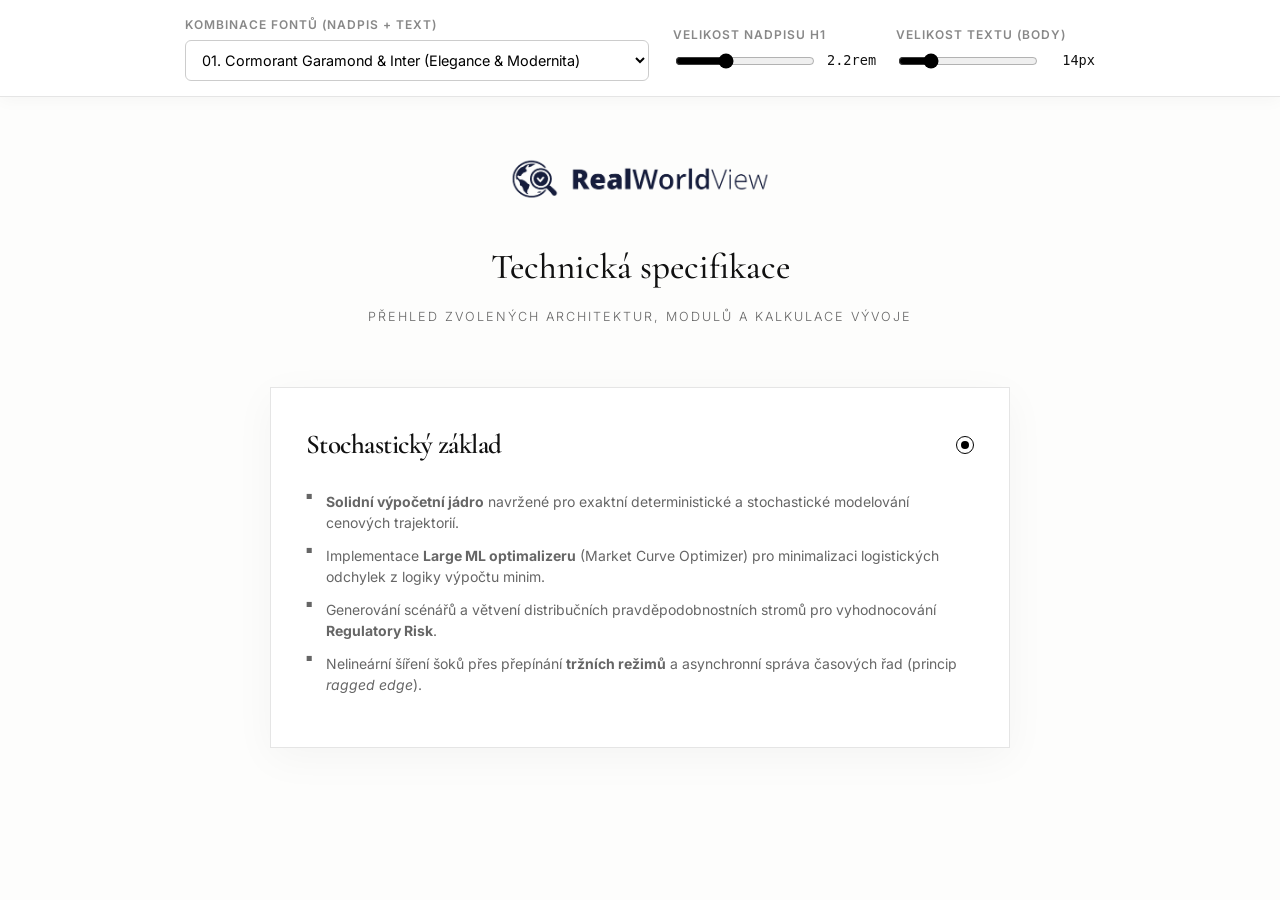
<file: fonty.html>
<!DOCTYPE html>
<html lang="cs">
<head>
  <meta charset="UTF-8">
  <meta name="viewport" content="width=device-width, initial-scale=1.0">
  <meta name="robots" content="noindex, nofollow">
  <title>RealWorldView - Typografický interaktivní test</title>
  
  <!-- Načtení široké škály prémiových Google Fontů (20 kombinací) -->
  <link rel="preconnect" href="https://fonts.googleapis.com">
  <link rel="preconnect" href="https://fonts.gstatic.com" crossorigin>
  <link href="https://fonts.googleapis.com/css2?family=Bodoni+Moda:wght@400;500;600&family=Cabinet+Grotesk:wght@400;500;700&family=Cardo:wght@400;700&family=Cinzel:wght@400;500;600&family=Cormorant+Garamond:wght@400;500;600&family=DM+Sans:wght@400;500&family=EB+Garamond:wght@400;500;600&family=Fira+Sans:wght@300;400;500&family=Inter:wght@300;400;500&family=Jost:wght@300;400;500&family=Karla:wght@300;400;500&family=Lato:wght@300;400;700&family=Libre+Baskerville:wght@400;700&family=Lora:wght@400;500;600&family=Manrope:wght@300;400;500&family=Merriweather:wght@300;400;700&family=Montserrat:wght@300;400;500&family=Nunito:wght@300;400;600&family=Open+Sans:wght@300;400;600&family=Oswald:wght@400;500&family=Outfit:wght@300;400;500;600&family=Playfair+Display:wght@400;500;600&family=Poppins:wght@300;400;500&family=PT+Serif:wght@400;700&family=Quicksand:wght@300;400;500&family=Raleway:wght@300;400;500;600&family=Roboto+Slab:wght@300;400;500&family=Roboto:wght@300;400;500&family=Source+Sans+Pro:wght@300;400;600&family=Space+Grotesk:wght@300;400;500&family=Spectral:wght@300;400;500&family=Syne:wght@400;500;600&family=Work+Sans:wght@300;400;500&display=swap" rel="stylesheet">
  
  <style>
    :root {
      --bg-color: #fdfdfc;
      --text-main: #111111;
      --text-muted: #666666;
      --line-color: #e5e5e5;
      --accent: #000000;
      
      /* Výchozí fonty a velikosti, které bude měnit JS */
      --font-heading: 'Cormorant Garamond', serif;
      --font-body: 'Inter', sans-serif;
      --size-h1: 2.2rem;
      --size-h3: 1.7rem;
      --size-body: 14px;
    }

    body {
      margin: 0; padding: 0;
      background-color: var(--bg-color);
      color: var(--text-main);
      font-family: var(--font-body);
      font-size: var(--size-body);
      line-height: 1.6;
      font-weight: 300;
      -webkit-font-smoothing: antialiased;
    }

    /* =========================================
       CONTROL PANEL (Fixní horní panel)
       ========================================= */
    .control-panel {
      position: sticky; top: 0; z-index: 1000;
      background: rgba(255, 255, 255, 0.95);
      backdrop-filter: blur(8px); -webkit-backdrop-filter: blur(8px);
      border-bottom: 1px solid var(--line-color);
      padding: 15px 24px; display: flex; flex-wrap: wrap; gap: 24px;
      align-items: center; justify-content: center;
      box-shadow: 0 4px 15px rgba(0,0,0,0.03);
      font-family: 'Inter', sans-serif; /* Pevný font pro UI panelu */
    }

    .ctrl-group { display: flex; flex-direction: column; gap: 6px; }
    .ctrl-group label { font-size: 0.75rem; text-transform: uppercase; letter-spacing: 1px; color: #888; font-weight: 600; }
    
    .ctrl-group select {
      padding: 10px 12px; border: 1px solid #ccc; border-radius: 6px;
      background: #fff; font-size: 0.9rem; outline: none; cursor: pointer;
      font-family: 'Inter', sans-serif; min-width: 300px;
    }
    
    .slider-wrap { display: flex; align-items: center; gap: 10px; }
    .slider-wrap input[type=range] { width: 140px; cursor: pointer; accent-color: var(--accent); }
    .slider-wrap span { font-size: 0.85rem; font-family: monospace; width: 45px; text-align: right; }

    /* =========================================
       NÁHLED DESIGNU (Spodní část)
       ========================================= */
    .page-container {
      max-width: 740px; margin: 0 auto; padding: 60px 24px 100px;
    }

    /* Aplikace proměnných z JS */
    header h1 { font-family: var(--font-heading); font-size: var(--size-h1); }
    .model-card h3 { font-family: var(--font-heading); font-size: var(--size-h3); }
    .page-container, .page-container p, .page-container li, .subtitle { font-family: var(--font-body); }

    header { text-align: center; margin-bottom: 60px; }
    .main-logo { max-height: 45px; margin-bottom: 30px; }
    header h1 { font-weight: 500; margin: 0 0 12px; }
    .subtitle { color: var(--text-muted); font-size: 0.9em; margin: 0; text-transform: uppercase; letter-spacing: 2px; }

    .model-card {
      border: 1px solid var(--line-color); padding: 35px 35px 40px;
      background: #fff; position: relative;
      box-shadow: 0 10px 40px rgba(0,0,0,0.04);
    }
    .model-header { display: flex; justify-content: space-between; align-items: center; margin-bottom: 24px; }
    .model-card h3 { margin: 0; font-weight: 600; letter-spacing: -0.02em; }
    
    .radio-circle {
      width: 16px; height: 16px; border: 1px solid var(--accent); border-radius: 50%;
      display: flex; align-items: center; justify-content: center;
    }
    .radio-circle::after { content: ''; width: 8px; height: 8px; background: var(--accent); border-radius: 50%; }

    ul.tech-checklist { list-style: none; padding: 0; margin: 0; color: var(--text-muted); }
    ul.tech-checklist li { position: relative; padding-left: 20px; margin-bottom: 12px; line-height: 1.5; font-weight: 400;}
    ul.tech-checklist li::before { content: '■'; position: absolute; left: 0; top: 1px; font-size: 0.5em; color: var(--accent); opacity: 0.6; }
    
    /* Mobilní optimalizace pro panel */
    @media (max-width: 768px) {
      .control-panel { 
        flex-direction: column; align-items: stretch; padding: 15px; 
        max-height: 40vh; overflow-y: auto; gap: 16px;
      }
      .ctrl-group select { min-width: 100%; width: 100%; font-size: 16px; /* Zabraňuje zoomu na iOS */ padding: 12px; }
      .slider-wrap input[type=range] { width: 100%; flex-grow: 1; height: 30px; }
      .slider-wrap span { min-width: 50px; }
      .page-container { padding-top: 30px; }
    }
  </style>
</head>
<body>

  <!-- Interaktivní ovládací panel -->
  <div class="control-panel">
    
    <div class="ctrl-group">
      <label>Kombinace Fontů (Nadpis + Text)</label>
      <select id="fontSelector" onchange="updateStyles()">
        <!-- Původních 10 variant -->
        <option value="'Cormorant Garamond', serif|'Inter', sans-serif">01. Cormorant Garamond & Inter (Elegance & Modernita)</option>
        <option value="'Outfit', sans-serif|'Nunito', sans-serif">02. Outfit & Nunito (Moderní, zakulacené, čisté)</option>
        <option value="'Playfair Display', serif|'Lora', serif">03. Playfair Display & Lora (Klasická knižní luxusní)</option>
        <option value="'Montserrat', sans-serif|'Open Sans', sans-serif">04. Montserrat & Open Sans (Komerční standard, širší)</option>
        <option value="'Libre Baskerville', serif|'Fira Sans', sans-serif">05. Libre Baskerville & Fira Sans (Vysoký kontrast)</option>
        <option value="'Raleway', sans-serif|'Roboto', sans-serif">06. Raleway & Roboto (Architektonický styl)</option>
        <option value="'Poppins', sans-serif|'Inter', sans-serif">07. Poppins & Inter (Přívětivý startup styl)</option>
        <option value="'Merriweather', serif|'Lato', sans-serif">08. Merriweather & Lato (Akademický / Exaktní)</option>
        <option value="'EB Garamond', serif|'Nunito', sans-serif">09. EB Garamond & Nunito (Tradiční s měkkým detailem)</option>
        <option value="'Roboto Slab', serif|'Open Sans', sans-serif">10. Roboto Slab & Open Sans (Technický / Inženýrský)</option>
        
        <!-- Nových 10 variant -->
        <option value="'Cinzel', serif|'Lato', sans-serif">11. Cinzel & Lato (Velmi formální a klasický)</option>
        <option value="'Oswald', sans-serif|'Source Sans Pro', sans-serif">12. Oswald & Source Sans Pro (Kondenzovaný, žurnalistický)</option>
        <option value="'Syne', sans-serif|'DM Sans', sans-serif">13. Syne & DM Sans (Ultra-moderní avantgarda)</option>
        <option value="'Space Grotesk', sans-serif|'Work Sans', sans-serif">14. Space Grotesk & Work Sans (Technologický / Kvantitativní)</option>
        <option value="'Bodoni Moda', serif|'Jost', sans-serif">15. Bodoni Moda & Jost (Italská elegance, silný kontrast)</option>
        <option value="'PT Serif', serif|'Karla', sans-serif">16. PT Serif & Karla (Minimalistická typografie)</option>
        <option value="'Spectral', serif|'Manrope', sans-serif">17. Spectral & Manrope (Moderní redakční design)</option>
        <option value="'Quicksand', sans-serif|'Nunito', sans-serif">18. Quicksand & Nunito (Přátelský, velmi zaoblený)</option>
        <option value="'Cardo', serif|'Roboto', sans-serif">19. Cardo & Roboto (Historický luxus s funkčním textem)</option>
        <option value="'Cabinet Grotesk', sans-serif|'Inter', sans-serif">20. Cabinet Grotesk & Inter (Výrazný, ostrý design)</option>
      </select>
    </div>

    <div class="ctrl-group">
      <label>Velikost Nadpisu H1</label>
      <div class="slider-wrap">
        <input type="range" id="sizeH1" min="1.5" max="3.5" step="0.1" value="2.2" oninput="updateStyles()">
        <span id="valH1">2.2rem</span>
      </div>
    </div>

    <div class="ctrl-group">
      <label>Velikost Textu (Body)</label>
      <div class="slider-wrap">
        <input type="range" id="sizeBody" min="12" max="22" step="1" value="14" oninput="updateStyles()">
        <span id="valBody">14px</span>
      </div>
    </div>

  </div>

  <!-- Náhledový blok designu -->
  <div class="page-container">
    
    <header>
      <img src="/logo.png" alt="RWV Logo" class="main-logo" onerror="this.style.display='none'">
      <h1>Technická specifikace</h1>
      <p class="subtitle">Přehled zvolených architektur, modulů a kalkulace vývoje</p>
    </header>

    <div class="model-card">
      <div class="model-header">
        <h3>Stochastický základ</h3>
        <div class="radio-circle"></div>
      </div>
      <ul class="tech-checklist">
        <li><strong>Solidní výpočetní jádro</strong> navržené pro exaktní deterministické a stochastické modelování cenových trajektorií.</li>
        <li>Implementace <strong>Large ML optimalizeru</strong> (Market Curve Optimizer) pro minimalizaci logistických odchylek z logiky výpočtu minim.</li>
        <li>Generování scénářů a větvení distribučních pravděpodobnostních stromů pro vyhodnocování <strong>Regulatory Risk</strong>.</li>
        <li>Nelineární šíření šoků přes přepínání <strong>tržních režimů</strong> a asynchronní správa časových řad (princip <em>ragged edge</em>).</li>
      </ul>
    </div>

  </div>

  <script>
    function updateStyles() {
      const root = document.documentElement;
      
      // Fonty
      const fontSelection = document.getElementById('fontSelector').value;
      const [headingFont, bodyFont] = fontSelection.split('|');
      root.style.setProperty('--font-heading', headingFont);
      root.style.setProperty('--font-body', bodyFont);
      
      // H1 Velikost
      const h1Size = document.getElementById('sizeH1').value;
      root.style.setProperty('--size-h1', h1Size + 'rem');
      document.getElementById('valH1').textContent = h1Size + 'rem';
      
      // H3 Velikost (dopočítává se automaticky z H1, aby zachovala poměr)
      const h3Size = (parseFloat(h1Size) * 0.77).toFixed(1);
      root.style.setProperty('--size-h3', h3Size + 'rem');

      // Body Velikost
      const bodySize = document.getElementById('sizeBody').value;
      root.style.setProperty('--size-body', bodySize + 'px');
      document.getElementById('valBody').textContent = bodySize + 'px';
    }

    // Inicializace při prvním načtení
    updateStyles();
  </script>

</body>
</html>
</file>
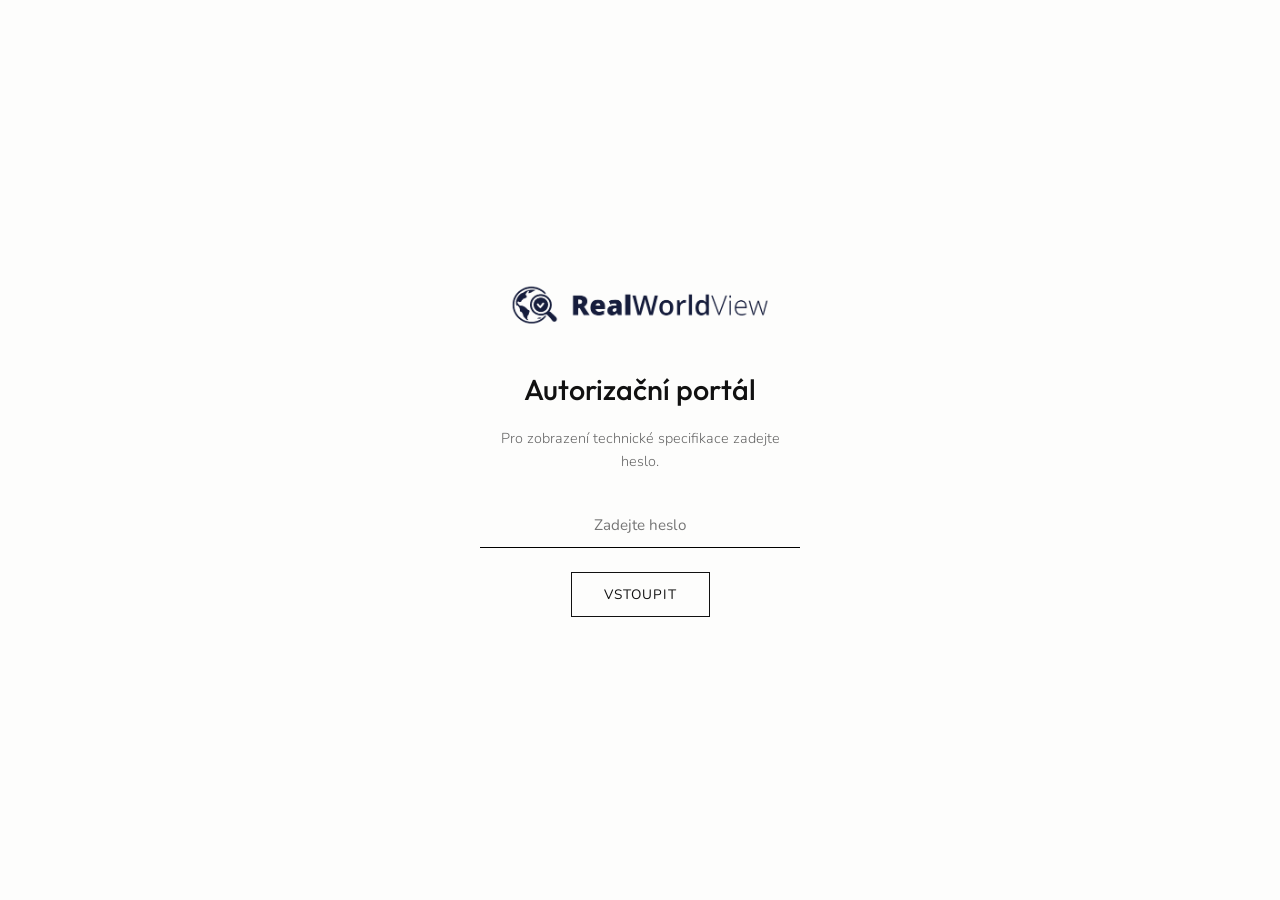
<file: personalni.html>
<!DOCTYPE html>
<html lang="cs">
<head>
  <meta charset="UTF-8">
  <meta name="viewport" content="width=device-width, initial-scale=1.0">
  <meta name="robots" content="noindex, nofollow">
  <title>RealWorldView - Architektura & Nacenění</title>
  
  <!-- Elegantní fonty -->
  <link rel="preconnect" href="https://fonts.googleapis.com">
  <link rel="preconnect" href="https://fonts.gstatic.com" crossorigin>
  <link href="https://fonts.googleapis.com/css2?family=Nunito:wght@300;400;500;600;700&family=Outfit:wght@300;400;500;600;700&display=swap" rel="stylesheet">
  
  <style>
    :root {
      --bg-color: #fdfdfc;
      --text-main: #111111;
      --text-muted: #666666;
      --line-color: #e5e5e5;
      --accent: #000000;
      
      --font-heading: 'Outfit', sans-serif;
      --font-body: 'Nunito', sans-serif;
    }

    body {
      margin: 0; padding: 0;
      font-family: var(--font-body);
      background-color: var(--bg-color);
      color: var(--text-main);
      font-size: 17px;
      line-height: 1.6;
      font-weight: 300;
      -webkit-font-smoothing: antialiased;
    }

    /* Přihlašovací obrazovka */
    #loginOverlay {
      position: fixed; inset: 0; background: var(--bg-color);
      display: flex; align-items: center; justify-content: center;
      z-index: 9999; transition: opacity 0.5s ease;
    }
    .login-box {
      width: 100%; max-width: 320px; text-align: center; padding: 40px;
    }
    .login-box img { max-height: 45px; margin-bottom: 30px; }
    .login-box h2 { font-family: var(--font-heading); font-size: 1.8rem; margin: 0 0 10px; font-weight: 500; }
    .login-box p { color: var(--text-muted); margin-bottom: 30px; font-size: 0.9rem; }
    .login-box input {
      width: 100%; box-sizing: border-box; padding: 12px 0; margin-bottom: 24px;
      background: transparent; border: none; border-bottom: 1px solid var(--line-color);
      color: var(--text-main); font-size: 0.95rem; outline: none; transition: 0.3s;
      font-family: var(--font-body); text-align: center;
    }
    .login-box input:focus { border-bottom-color: var(--accent); }
    .login-box button {
      background: transparent; color: var(--text-main); border: 1px solid var(--text-main);
      padding: 12px 32px; font-size: 0.85rem; text-transform: uppercase; letter-spacing: 1px;
      cursor: pointer; transition: 0.3s; font-family: var(--font-body);
    }
    .login-box button:hover { background: var(--text-main); color: #fff; }

    /* Hlavní kontejner */
    .container {
      max-width: 740px; margin: 0 auto; padding: 60px 24px 100px;
      display: none; animation: fadeIn 0.8s ease forwards;
    }
    @keyframes fadeIn { from { opacity: 0; transform: translateY(15px); } to { opacity: 1; transform: translateY(0); } }

    header { text-align: center; margin-bottom: 60px; }
    .main-logo { max-height: 45px; margin-bottom: 30px; }
    h1 { font-family: var(--font-heading); font-size: 1.9rem; font-weight: 400; margin: 0 0 12px; }
    .subtitle { color: var(--text-muted); font-size: 0.85rem; margin: 0; text-transform: uppercase; letter-spacing: 2px; }

    /* Výběr modelů (Checklisty) */
    .models-grid { display: flex; flex-direction: column; gap: 24px; margin-bottom: 60px; }
    
    .model-card {
      border: 1px solid var(--line-color); padding: 35px 35px 40px;
      cursor: pointer; transition: all 0.4s ease; position: relative;
      background: #fff;
    }
    .model-card:hover { border-color: #cccccc; box-shadow: 0 10px 30px rgba(0,0,0,0.02); }
    .model-card.active { border-color: var(--accent); box-shadow: 0 10px 40px rgba(0,0,0,0.04); }
    
    .model-header { display: flex; justify-content: space-between; align-items: center; margin-bottom: 24px; }
    .model-card h3 { font-family: var(--font-heading); font-size: 1.7rem; margin: 0; font-weight: 600; letter-spacing: -0.02em; }
    
    .radio-circle {
      width: 16px; height: 16px; border: 1px solid var(--line-color); border-radius: 50%;
      display: flex; align-items: center; justify-content: center; transition: 0.3s;
    }
    .model-card.active .radio-circle { border-color: var(--accent); }
    .model-card.active .radio-circle::after { content: ''; width: 8px; height: 8px; background: var(--accent); border-radius: 50%; }

    /* Technický checklist */
    ul.tech-checklist {
      list-style: none; padding: 0; margin: 0; color: var(--text-muted); font-size: 0.9rem;
    }
    ul.tech-checklist li {
      position: relative; padding-left: 20px; margin-bottom: 12px; line-height: 1.5;
    }
    ul.tech-checklist li::before {
      content: '■'; position: absolute; left: 0; top: 1px; font-size: 0.5rem; color: var(--accent); opacity: 0.6;
    }

    /* Menu položky (Rozbalovací) */
    .menu-section-title {
      font-family: var(--font-heading); font-size: 1.5rem; font-weight: 600;
      margin-bottom: 10px; border-bottom: 1px solid var(--accent); padding-bottom: 15px;
    }
    
    .menu-item { border-bottom: 1px solid var(--line-color); cursor: pointer; padding: 18px 0; transition: 0.2s; }
    .menu-header { display: flex; justify-content: space-between; align-items: center; }
    
    .menu-name { font-weight: 500; font-size: 0.85rem; display: flex; align-items: center; gap: 8px; text-transform: uppercase; letter-spacing: 1.5px; }
    .menu-price { font-family: var(--font-body); font-size: 0.95rem; color: var(--text-muted); }
    
    .arrow { font-size: 0.6rem; transition: transform 0.3s; opacity: 0.4; margin-left: 5px; }
    .menu-item:hover .arrow { opacity: 0.8; }
    .menu-item.open .arrow { transform: rotate(180deg); opacity: 1; }
    
    .menu-desc {
      max-height: 0; overflow: hidden; transition: max-height 0.4s ease, margin-top 0.4s ease;
      color: var(--text-muted); font-size: 0.9rem; padding-right: 40px; line-height: 1.6;
    }
    .menu-item.open .menu-desc { max-height: 250px; margin-top: 12px; }
    .menu-item.open .menu-price { color: var(--accent); font-weight: 600; }

    /* Checkboxy (Doplňky) */
    .checkbox-item { padding: 24px 0; border-bottom: 1px solid var(--line-color); }
    .checkbox-label {
      display: flex; justify-content: space-between; align-items: center;
      cursor: pointer; width: 100%;
    }
    .checkbox-left { display: flex; align-items: center; gap: 14px; font-weight: 500; font-size: 0.85rem; text-transform: uppercase; letter-spacing: 1.5px; }
    
    .checkbox-left input { display: none; }
    .custom-check { width: 14px; height: 14px; border: 1px solid var(--text-muted); position: relative; transition: 0.2s; border-radius: 2px; flex-shrink: 0; }
    .checkbox-left input:checked + .custom-check { border-color: var(--accent); background: var(--accent); }
    .checkbox-left input:checked + .custom-check::after {
      content: ''; position: absolute; left: 4px; top: 1px; width: 3px; height: 7px;
      border: solid white; border-width: 0 1px 1px 0; transform: rotate(45deg);
    }

    /* Slidery */
    .sliders-section { margin-top: 60px; padding: 45px 40px; background: #fff; border: 1px solid var(--line-color); }
    .slider-group { margin-bottom: 40px; }
    .slider-labels { display: flex; justify-content: space-between; font-size: 0.75rem; text-transform: uppercase; letter-spacing: 2px; margin-bottom: 16px; color: var(--text-muted); font-weight: 500; }
    
    input[type=range] { -webkit-appearance: none; width: 100%; background: transparent; cursor: pointer; }
    input[type=range]::-webkit-slider-runnable-track { width: 100%; height: 1px; background: var(--text-muted); opacity: 0.3; }
    input[type=range]::-webkit-slider-thumb {
      -webkit-appearance: none; height: 14px; width: 14px; border-radius: 50%;
      background: var(--accent); margin-top: -6px; transition: transform 0.2s;
    }
    input[type=range]:active::-webkit-slider-thumb { transform: scale(1.5); }

    /* Výstupní grid a Tlačítka pro čas */
    .output-grid {
      display: flex; justify-content: space-between; align-items: flex-end;
      margin-top: 50px; padding-top: 40px; border-top: 1px solid var(--line-color);
    }
    .output-label { font-size: 0.8rem; color: var(--text-muted); text-transform: uppercase; letter-spacing: 2px; margin-bottom: 12px; font-weight: 400; }
    .output-value { font-family: var(--font-heading); font-size: 2.8rem; font-weight:300; line-height: 1; color: var(--accent); }
    
    .time-adjuster { display: flex; align-items: center; gap: 20px; }
    .btn-time {
      width: 34px; height: 34px; border-radius: 50%; border: 1px solid var(--line-color);
      background: transparent; color: var(--text-main); font-size: 1.2rem; font-weight: 300;
      display: flex; align-items: center; justify-content: center; cursor: pointer;
      transition: all 0.2s; padding: 0; line-height: 0;
    }
    .btn-time:hover { border-color: var(--accent); background: #fafafa; }
    .btn-time:active { transform: scale(0.95); }

    .output-box:last-child { text-align: right; }

    @media (max-width: 600px) {
      .container { padding: 40px 20px 80px; }
      .sliders-section { padding: 35px 20px; }
      .output-grid { flex-direction: column; align-items: center; gap: 40px; text-align: center; }
      .output-box:last-child { text-align: center; }
      .time-adjuster { justify-content: center; }
    }
  </style>
</head>
<body>

  <!-- Overlay pro heslo -->
  <div id="loginOverlay">
    <div class="login-box">
      <img src="/logo.png" alt="RWV Logo">
      <h2>Autorizační portál</h2>
      <p>Pro zobrazení technické specifikace zadejte heslo.</p>
      <input type="password" id="authPass" placeholder="Zadejte heslo" autofocus>
      <button onclick="checkPassword()">Vstoupit</button>
      <p id="errText" style="color: #d93025; font-size: 0.8rem; margin-top: 16px; display: none;">Neplatné oprávnění.</p>
    </div>
  </div>

  <!-- Obsah menu -->
  <div class="container" id="mainContainer">
    
    <header>
      <img src="/logo.png" alt="RWV Logo" class="main-logo">
      <h1>Technická specifikace</h1>
      <p class="subtitle">Přehled zvolených architektur, modulů a kalkulace vývoje</p>
    </header>

    <!-- Modely (Checklisty) -->
    <div class="models-grid">
      
      <div class="model-card active" id="card-basic" onclick="selectModel('basic')">
        <div class="model-header">
          <h3>Stochastický základ</h3>
          <div class="radio-circle"></div>
        </div>
        <ul class="tech-checklist">
          <li><strong>Solidní výpočetní jádro</strong> navržené pro rychlé a spolehlivé modelování cenových trajektorií přímým matematickým průchodem dodaných rovnic.</li>
          <li>Implementace <strong>Large ML optimalizeru</strong> (Market Curve Optimizer) pro minimalizaci logistických odchylek z logiky výpočtu minim.</li>
          <li>Generování scénářů a větvení distribučních pravděpodobnostních stromů pro vyhodnocování <strong>Regulatory Risk</strong>.</li>
          <li>Nelineární šíření šoků přes přepínání <strong>tržních režimů</strong> a asynchronní správa časových řad (princip <em>ragged edge</em>).</li>
        </ul>
      </div>

      <div class="model-card" id="card-complex" onclick="selectModel('complex')">
        <div class="model-header">
          <h3>Reflexivní simulační ekosystém</h3>
          <div class="radio-circle"></div>
        </div>
        <ul class="tech-checklist">
          <li><strong>Autonomní softwarový engine</strong> transformující rovnice do plně uzavřených výpočetních cyklů s dynamickou zpětnou vazbou.</li>
          <li>Vývoj logiky pro <em>Demand Destruction</em> s využitím <strong>rekurzivních while smyček</strong>: kontinuální iterace spotřeby, substitutů a deficitu do dosažení absolutní matematické rovnováhy.</li>
          <li>Dynamické přepočítávání fyzické bilance a indexu deficitu v každém kroku výpočetního cyklu.</li>
          <li>Ochranné softwarové brzdy navržené specificky k prevenci vzniku nekonečných vzájemně se posilujících spirál.</li>
        </ul>
      </div>

    </div>

    <!-- Funkce a moduly (Akordeon) -->
    <div class="menu-section-title">Infrastruktura a Moduly</div>
    
    <div class="menu-item" onclick="toggleAcc(this)">
      <div class="menu-header">
        <span class="menu-name">Matematické jádro <span class="arrow">▼</span></span>
        <span class="menu-price" id="mathPriceDisplay">105 tis. Kč</span>
      </div>
      <div class="menu-desc">Základní cena pokrývající zvolenou architekturu. U základní varianty je aplikována srážka (původní základ 155 000 Kč) za nevyužití těžkého korporátního zabezpečení (-10 000 Kč) a za dodání čistých matematických rovnic (-40 000 Kč).</div>
    </div>

    <div class="menu-item" onclick="toggleAcc(this)">
      <div class="menu-header">
        <span class="menu-name">UI / UX Systém <span class="arrow">▼</span></span>
        <span class="menu-price">15 tis. Kč</span>
      </div>
      <div class="menu-desc">Design a kompletní front-end vývoj platformy, transformující složité algoritmické výpočty do přehledných vizualizací a interaktivních prvků.</div>
    </div>

    <div class="menu-item" onclick="toggleAcc(this)">
      <div class="menu-header">
        <span class="menu-name">AWS Lambda Clustery <span class="arrow">▼</span></span>
        <span class="menu-price">15 tis. Kč</span>
      </div>
      <div class="menu-desc">Infrastrukturní implementace a napojení na externí GPU clustery pro zajištění okamžitého výkonu asynchronních výpočetních simulací.</div>
    </div>

    <div class="menu-item" onclick="toggleAcc(this)">
      <div class="menu-header">
        <span class="menu-name">Logování aktivit & Botů <span class="arrow">▼</span></span>
        <span class="menu-price">7 tis. Kč</span>
      </div>
      <div class="menu-desc">Bezpečné logování tržních vstupů, uskutečněných transakcí a analýza behaviorálních vzorců automatizovaných obchodních systémů.</div>
    </div>

    <div class="menu-item" onclick="toggleAcc(this)">
      <div class="menu-header">
        <span class="menu-name">Faktorová atribuce <span class="arrow">▼</span></span>
        <span class="menu-price">3 tis. Kč</span>
      </div>
      <div class="menu-desc">Algoritmický rozpad výstupní ceny definující přesnou vahou, jakým podílem se na celkové predikci podílí konkrétní makroekonomické a tržní faktory.</div>
    </div>

    <div class="menu-item" onclick="toggleAcc(this)">
      <div class="menu-header">
        <span class="menu-name">Pravděpodobnostní křivky <span class="arrow">▼</span></span>
        <span class="menu-price">4 tis. Kč</span>
      </div>
      <div class="menu-desc">Matematické zpracování a projekce vějíře možných budoucích hraničních scénářů odvozených z aktuálně měřené tržní volatility.</div>
    </div>

    <div class="menu-item" onclick="toggleAcc(this)">
      <div class="menu-header">
        <span class="menu-name">Index Momentum <span class="arrow">▼</span></span>
        <span class="menu-price">5 tis. Kč</span>
      </div>
      <div class="menu-desc">Kontinuální sledování dynamiky tržního sentimentu a kvantitativní vyhodnocování síly nastoupeného fundamentálního trendu.</div>
    </div>

    <div class="menu-item" onclick="toggleAcc(this)">
      <div class="menu-header">
        <span class="menu-name">Reverzní Goal Seek <span class="arrow">▼</span></span>
        <span class="menu-price">6 tis. Kč</span>
      </div>
      <div class="menu-desc">Analytický nástroj pro reverzní inženýrství: manuální zadání požadované cílové ceny spouští odvození nutných makroekonomických podmínek.</div>
    </div>

    <!-- Rozšíření moduly (Add-ons) -->
    <div class="checkbox-item">
      <label class="checkbox-label">
        <div class="checkbox-left">
          <input type="checkbox" id="controlPanelAddon" onchange="updateCalc()" data-price="5000">
          <div class="custom-check"></div>
          Korporátní řídicí panel (Systémové statistiky)
        </div>
        <div class="menu-price" style="color: var(--text-main);">+ 5 tis. Kč</div>
      </label>
    </div>

    <div class="checkbox-item" style="border-top: none;">
      <label class="checkbox-label">
        <div class="checkbox-left">
          <input type="checkbox" id="alertingAddon" onchange="updateCalc()" data-price="8000">
          <div class="custom-check"></div>
          Geografický makro-alerting systém
        </div>
        <div class="menu-price" style="color: var(--text-main);">+ 8 tis. Kč</div>
      </label>
    </div>

    <!-- Slidery pro kontrolu parametrů -->
    <div class="sliders-section">
      <div class="slider-group">
        <div class="slider-labels">
          <span>Kvalita a Rozsah testování</span>
          <span id="qualityValDisplay">100 %</span>
        </div>
        <input type="range" id="qualitySlider" min="50" max="100" value="100" step="1" oninput="handleQualitySlide()">
      </div>

      <div class="slider-group" style="margin-bottom: 0;">
        <div class="slider-labels">
          <span>Rozpočet (Prioritizace)</span>
          <span id="priceModDisplay">Ideální</span>
        </div>
        <input type="range" id="priceSlider" min="-50" max="50" value="0" step="1" oninput="handlePriceSlide()">
      </div>

      <div class="output-grid">
        <div class="output-box">
          <div class="output-label">Odhadovaný čas (Týdny)</div>
          <div class="time-adjuster">
            <button class="btn-time" onclick="adjustTime(-0.5)">-</button>
            <div class="output-value" id="finalTimeDisplay">5</div>
            <button class="btn-time" onclick="adjustTime(0.5)">+</button>
          </div>
        </div>
        <div class="output-box">
          <div class="output-label">Finální cena projektu</div>
          <div class="output-value" id="finalPriceDisplay">160 tis. Kč</div>
        </div>
      </div>
    </div>

  </div>

      <script>
    // Přihlášení
    function checkPassword() {
      const input = document.getElementById('authPass').value;
      if (input === 'rwv2026') {
        document.getElementById('loginOverlay').style.opacity = '0';
        setTimeout(() => {
          document.getElementById('loginOverlay').style.display = 'none';
          document.getElementById('mainContainer').style.display = 'block';
        }, 500);
      } else {
        document.getElementById('errText').style.display = 'block';
      }
    }
    document.getElementById('authPass').addEventListener('keypress', function(e) {
      if (e.key === 'Enter') checkPassword();
    });

    // Rozbalování položek menu
    function toggleAcc(el) { el.classList.toggle('open'); }

    // Globální proměnné a nastavení
    const pricing = {
      basicModel: 105000,
      complexModel: 185000,
      fixedOptions: 15000 + 15000 + 7000 + 3000 + 4000 + 5000 + 6000 // 55 000 Kč
    };

    let activeModel = 'basic';
    let qualityPct = 100;
    let currentTime = 5;

    // DOM elementy
    const qSlider = document.getElementById('qualitySlider');
    const pSlider = document.getElementById('priceSlider'); // Funguje jako "Speed/Budget" ovladač

    function selectModel(modelType) {
      activeModel = modelType;
      document.getElementById('card-basic').classList.remove('active');
      document.getElementById('card-complex').classList.remove('active');
      document.getElementById('card-' + modelType).classList.add('active');
      
      const mathPrice = (modelType === 'basic') ? pricing.basicModel : pricing.complexModel;
      document.getElementById('mathPriceDisplay').textContent = formatCurrency(mathPrice);
      
      // Reset na ideální hodnoty při změně modelu
      currentTime = (activeModel === 'basic') ? 5 : 8;
      pSlider.value = 0; 
      
      updateCalc();
    }

    function handleQualitySlide() {
      qualityPct = parseInt(qSlider.value);
      updateCalc();
    }

    function handlePriceSlide() {
      let val = parseInt(pSlider.value); // Hodnota -100 až 100
      let baseTime = (activeModel === 'basic') ? 5 : 8;
      let minTime = (activeModel === 'basic') ? 4 : 7;
      let maxTime = (activeModel === 'basic') ? 8 : 11;

      if (val < 0) {
        // Posun doleva = nižší rozpočet = více času
        let ratio = Math.abs(val) / 100;
        currentTime = baseTime + (maxTime - baseTime) * ratio;
      } else {
        // Posun doprava = vyšší rozpočet = méně času
        let ratio = val / 100;
        currentTime = baseTime - (baseTime - minTime) * ratio;
      }
      
      // Zaokrouhlení na půltýdny pro čisté zobrazení
      currentTime = Math.round(currentTime * 2) / 2;
      updateCalc();
    }

    function adjustTime(amount) {
      let baseTime = (activeModel === 'basic') ? 5 : 8;
      let minTime = (activeModel === 'basic') ? 4 : 7;
      let maxTime = (activeModel === 'basic') ? 8 : 11;

      // Změna času tlačítky
      currentTime += amount;
      if (currentTime < minTime) currentTime = minTime;
      if (currentTime > maxTime) currentTime = maxTime;

      // Automatická vizuální aktualizace Budget slideru podle tlačítek
      if (currentTime > baseTime) {
        let ratio = (currentTime - baseTime) / (maxTime - baseTime);
        pSlider.value = -Math.round(ratio * 100);
      } else {
        let ratio = (baseTime - currentTime) / (baseTime - minTime);
        pSlider.value = Math.round(ratio * 100);
      }

      updateCalc();
    }

    function updateCalc() {
      let baseMath = (activeModel === 'basic') ? pricing.basicModel : pricing.complexModel;
      let baseTime = (activeModel === 'basic') ? 5 : 8;
      
      let totalBasePrice = baseMath + pricing.fixedOptions;
      
      const addons = document.querySelectorAll('input[type="checkbox"]');
      addons.forEach(addon => {
        if(addon.checked) totalBasePrice += parseInt(addon.getAttribute('data-price'));
      });

      // 1. Časový modifikátor (zjemněn o 40 %)
      // Přímá úměra (baseTime / currentTime) je příliš brutální. Aplikujeme jen 60 % tohoto efektu.
      let rawTimeRatio = baseTime / currentTime;
      let timeModifier = 1.0 + ((rawTimeRatio - 1.0) * 0.6);

      // 2. Modifikátor kvality (zjemněn o 30 %)
      // Snížení kvality na 50% nyní aplikuje maximální slevu 17.5% (místo původních 25%).
      let qualityModifier = 1.0 - ((100 - qualityPct) * 0.0035);

      // Finální matematický výpočet
      let finalPrice = totalBasePrice * timeModifier * qualityModifier;
      
      // Aktualizace rozhraní
      document.getElementById('finalPriceDisplay').textContent = formatCurrency(finalPrice);
      
      let displayTime = currentTime % 1 === 0 ? currentTime : currentTime.toFixed(1);
      document.getElementById('finalTimeDisplay').textContent = displayTime;
      
      document.getElementById('qualityValDisplay').textContent = qualityPct + ' %';
      
      if (pSlider.value == 0) document.getElementById('priceModDisplay').textContent = 'Ideální';
      else if (pSlider.value > 0) document.getElementById('priceModDisplay').textContent = 'Zrychlený vývoj';
      else document.getElementById('priceModDisplay').textContent = 'Nižší rozpočet';
    }

    function formatCurrency(num) {
      return Math.round(num / 1000).toLocaleString('cs-CZ') + ' tis. Kč';
    }

    // Inicializace
    updateCalc();
  </script>
</body>
</html>
</file>
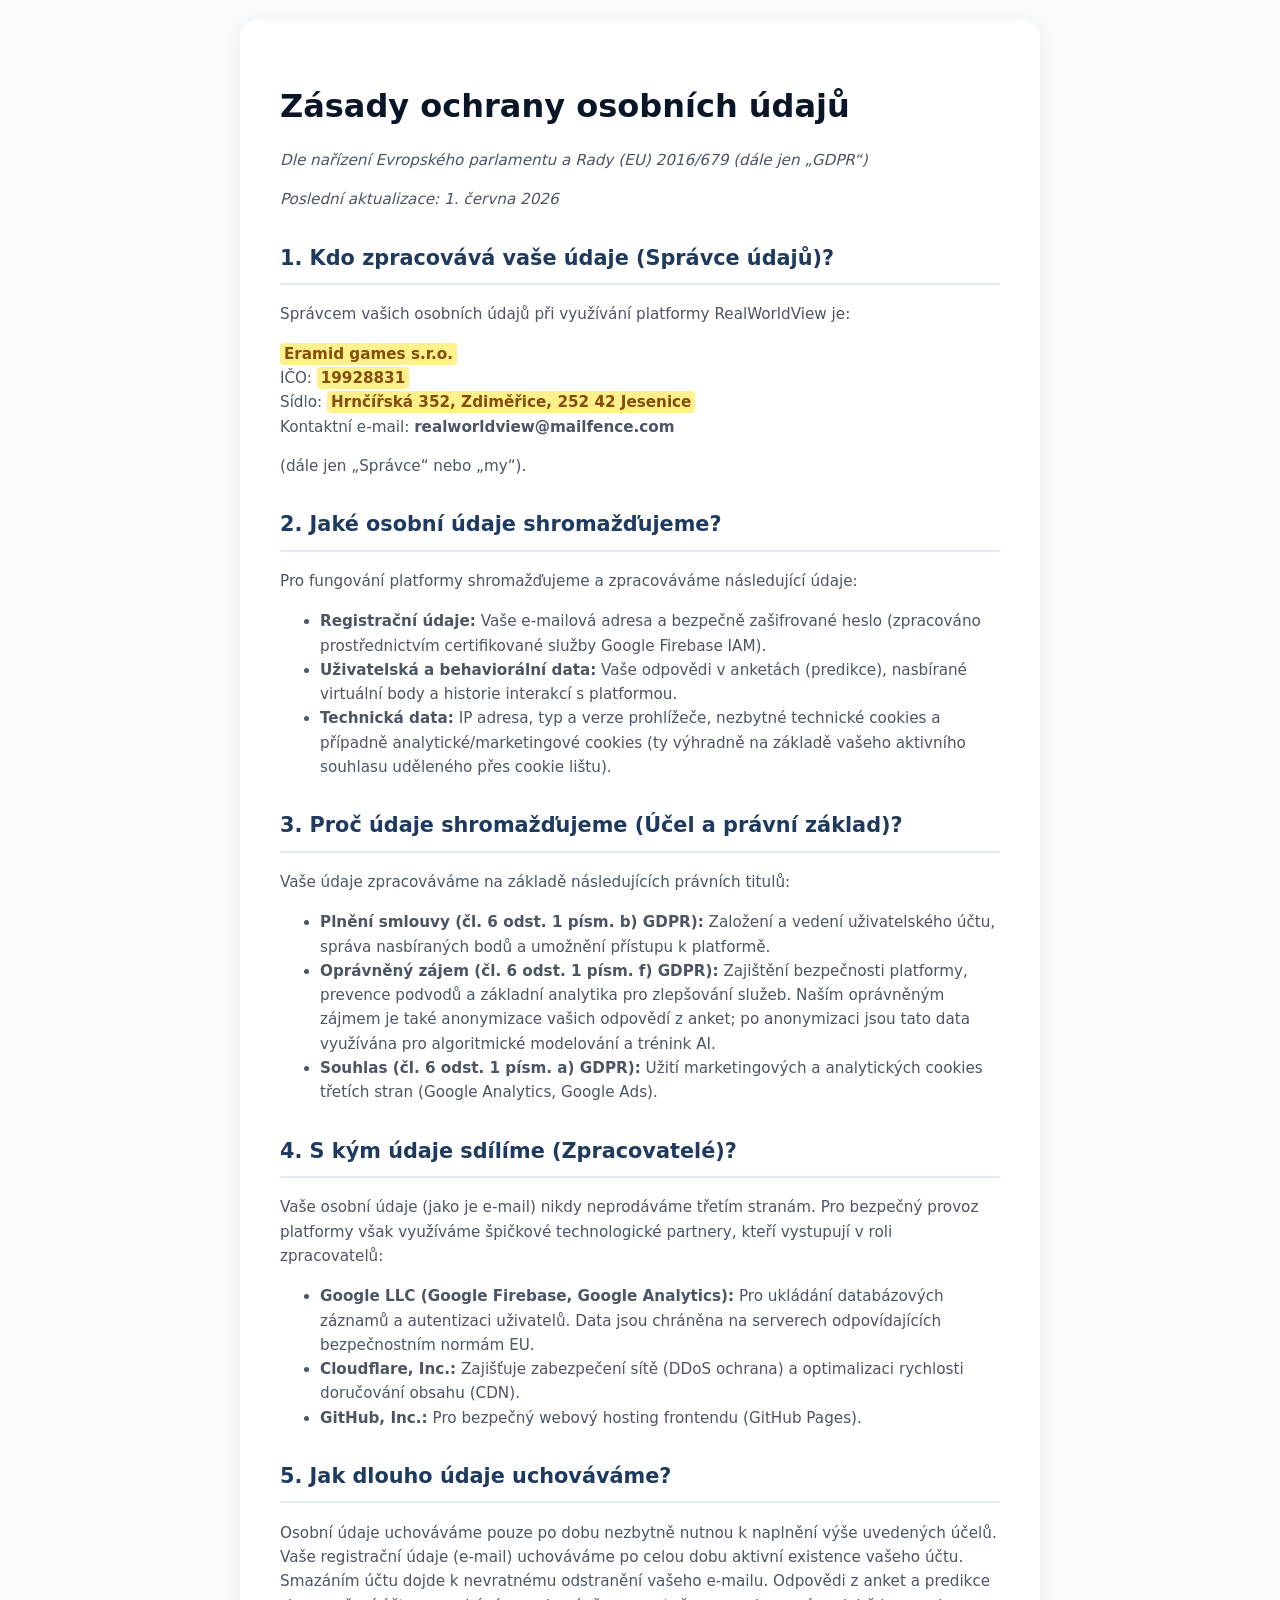
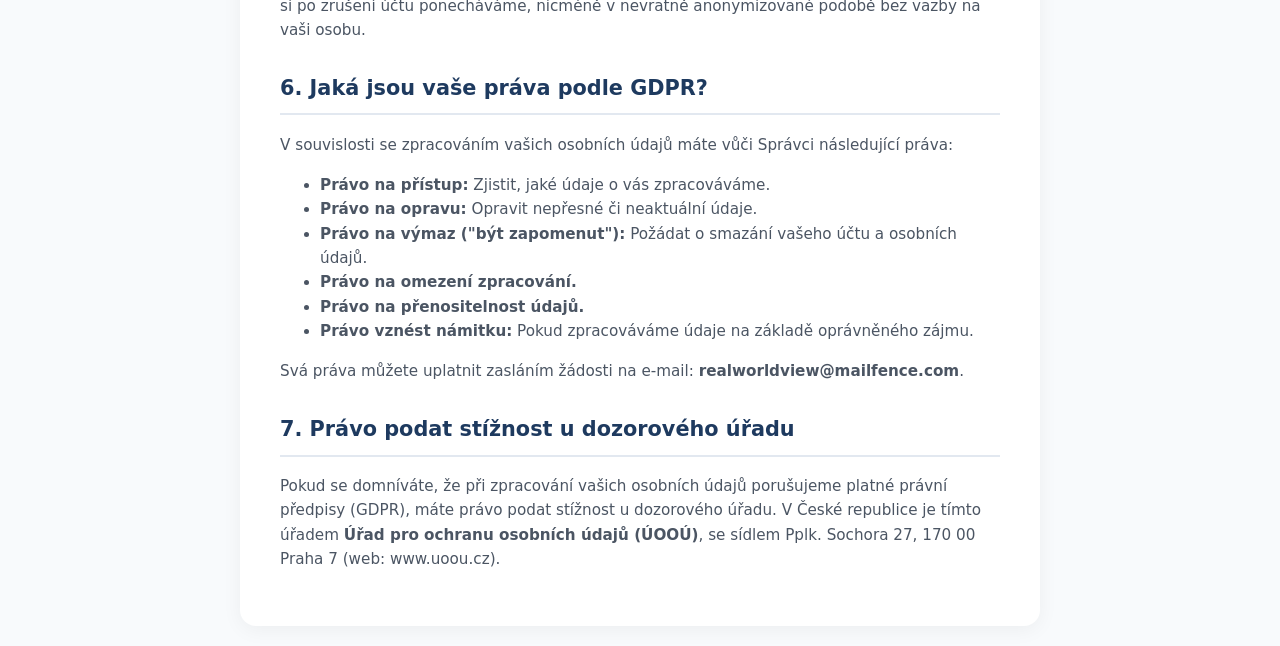
<file: privacy.html>
<!DOCTYPE html>
<html lang="cs">
<head>
  <meta charset="UTF-8">
  <meta name="viewport" content="width=device-width, initial-scale=1.0">
  <meta name="robots" content="noindex, nofollow">
  <title>Zásady ochrany osobních údajů - RealWorldView</title>
  <style>
    body { font-family: 'Segoe UI', system-ui, sans-serif; color: #1e3a5f; line-height: 1.6; padding: 20px; max-width: 800px; margin: 0 auto; background: #f8fafc; }
    h1 { color: #0a1628; font-size: 2rem; margin-bottom: 5px; }
    h2 { color: #1e3a5f; margin-top: 30px; font-size: 1.3rem; border-bottom: 2px solid #e2e8f0; padding-bottom: 8px; }
    p, li { font-size: 0.95rem; color: #4b5563; }
    .container { background: #fff; padding: 40px; border-radius: 16px; box-shadow: 0 4px 20px rgba(0,0,0,0.05); }
    .placeholder { background-color: #fef08a; padding: 2px 4px; border-radius: 4px; font-weight: bold; color: #854d0e; }
    @media (max-width: 600px) { body { padding: 10px; } .container { padding: 20px; } }
  </style>
</head>
<body>
  <div class="container">
    <h1>Zásady ochrany osobních údajů</h1>
    <p><em>Dle nařízení Evropského parlamentu a Rady (EU) 2016/679 (dále jen „GDPR“)</em></p>
    <p><em>Poslední aktualizace: 1. června 2026</em></p>
    
    <h2>1. Kdo zpracovává vaše údaje (Správce údajů)?</h2>
    <p>Správcem vašich osobních údajů při využívání platformy RealWorldView je:</p>
    <p>
      <strong><span class="placeholder">Eramid games s.r.o.</span></strong><br>
      IČO: <strong><span class="placeholder">19928831 </span></strong><br>
      Sídlo: <strong><span class="placeholder">Hrnčířská 352, Zdiměřice, 252 42 Jesenice</span></strong><br>
      Kontaktní e-mail: <strong>realworldview@mailfence.com</strong>
    </p>
    <p>(dále jen „Správce“ nebo „my“).</p>

    <h2>2. Jaké osobní údaje shromažďujeme?</h2>
    <p>Pro fungování platformy shromažďujeme a zpracováváme následující údaje:</p>
    <ul>
      <li><strong>Registrační údaje:</strong> Vaše e-mailová adresa a bezpečně zašifrované heslo (zpracováno prostřednictvím certifikované služby Google Firebase IAM).</li>
      <li><strong>Uživatelská a behaviorální data:</strong> Vaše odpovědi v anketách (predikce), nasbírané virtuální body a historie interakcí s platformou.</li>
      <li><strong>Technická data:</strong> IP adresa, typ a verze prohlížeče, nezbytné technické cookies a případně analytické/marketingové cookies (ty výhradně na základě vašeho aktivního souhlasu uděleného přes cookie lištu).</li>
    </ul>

    <h2>3. Proč údaje shromažďujeme (Účel a právní základ)?</h2>
    <p>Vaše údaje zpracováváme na základě následujících právních titulů:</p>
    <ul>
      <li><strong>Plnění smlouvy (čl. 6 odst. 1 písm. b) GDPR):</strong> Založení a vedení uživatelského účtu, správa nasbíraných bodů a umožnění přístupu k platformě.</li>
      <li><strong>Oprávněný zájem (čl. 6 odst. 1 písm. f) GDPR):</strong> Zajištění bezpečnosti platformy, prevence podvodů a základní analytika pro zlepšování služeb. Naším oprávněným zájmem je také anonymizace vašich odpovědí z anket; po anonymizaci jsou tato data využívána pro algoritmické modelování a trénink AI.</li>
      <li><strong>Souhlas (čl. 6 odst. 1 písm. a) GDPR):</strong> Užití marketingových a analytických cookies třetích stran (Google Analytics, Google Ads).</li>
    </ul>

    <h2>4. S kým údaje sdílíme (Zpracovatelé)?</h2>
    <p>Vaše osobní údaje (jako je e-mail) nikdy neprodáváme třetím stranám. Pro bezpečný provoz platformy však využíváme špičkové technologické partnery, kteří vystupují v roli zpracovatelů:</p>
    <ul>
      <li><strong>Google LLC (Google Firebase, Google Analytics):</strong> Pro ukládání databázových záznamů a autentizaci uživatelů. Data jsou chráněna na serverech odpovídajících bezpečnostním normám EU.</li>
      <li><strong>Cloudflare, Inc.:</strong> Zajišťuje zabezpečení sítě (DDoS ochrana) a optimalizaci rychlosti doručování obsahu (CDN).</li>
      <li><strong>GitHub, Inc.:</strong> Pro bezpečný webový hosting frontendu (GitHub Pages).</li>
    </ul>

    <h2>5. Jak dlouho údaje uchováváme?</h2>
    <p>Osobní údaje uchováváme pouze po dobu nezbytně nutnou k naplnění výše uvedených účelů. Vaše registrační údaje (e-mail) uchováváme po celou dobu aktivní existence vašeho účtu. Smazáním účtu dojde k nevratnému odstranění vašeho e-mailu. Odpovědi z anket a predikce si po zrušení účtu ponecháváme, nicméně v nevratně anonymizované podobě bez vazby na vaši osobu.</p>

    <h2>6. Jaká jsou vaše práva podle GDPR?</h2>
    <p>V souvislosti se zpracováním vašich osobních údajů máte vůči Správci následující práva:</p>
    <ul>
      <li><strong>Právo na přístup:</strong> Zjistit, jaké údaje o vás zpracováváme.</li>
      <li><strong>Právo na opravu:</strong> Opravit nepřesné či neaktuální údaje.</li>
      <li><strong>Právo na výmaz ("být zapomenut"):</strong> Požádat o smazání vašeho účtu a osobních údajů.</li>
      <li><strong>Právo na omezení zpracování.</strong></li>
      <li><strong>Právo na přenositelnost údajů.</strong></li>
      <li><strong>Právo vznést námitku:</strong> Pokud zpracováváme údaje na základě oprávněného zájmu.</li>
    </ul>
    <p>Svá práva můžete uplatnit zasláním žádosti na e-mail: <strong>realworldview@mailfence.com</strong>.</p>

    <h2>7. Právo podat stížnost u dozorového úřadu</h2>
    <p>Pokud se domníváte, že při zpracování vašich osobních údajů porušujeme platné právní předpisy (GDPR), máte právo podat stížnost u dozorového úřadu. V České republice je tímto úřadem <strong>Úřad pro ochranu osobních údajů (ÚOOÚ)</strong>, se sídlem Pplk. Sochora 27, 170 00 Praha 7 (web: www.uoou.cz).</p>
  </div>
</body>
</html>
</file>
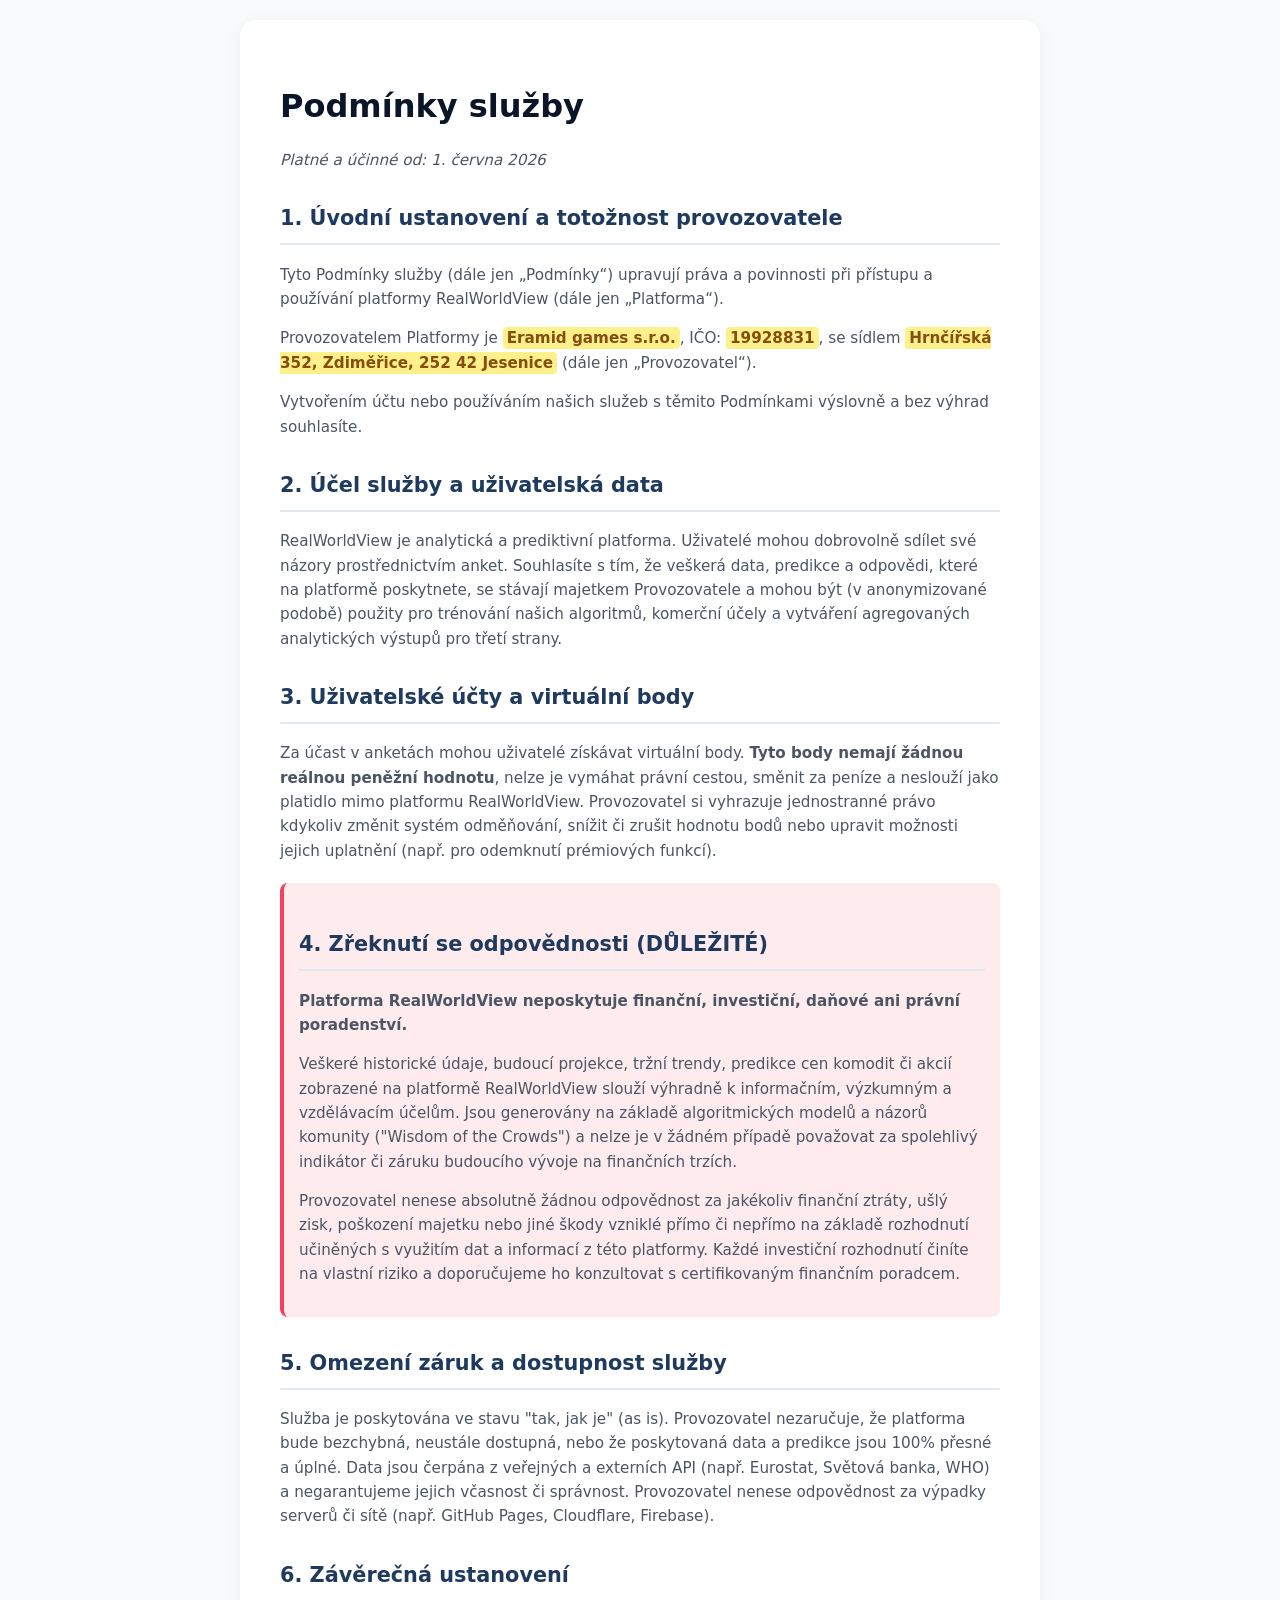
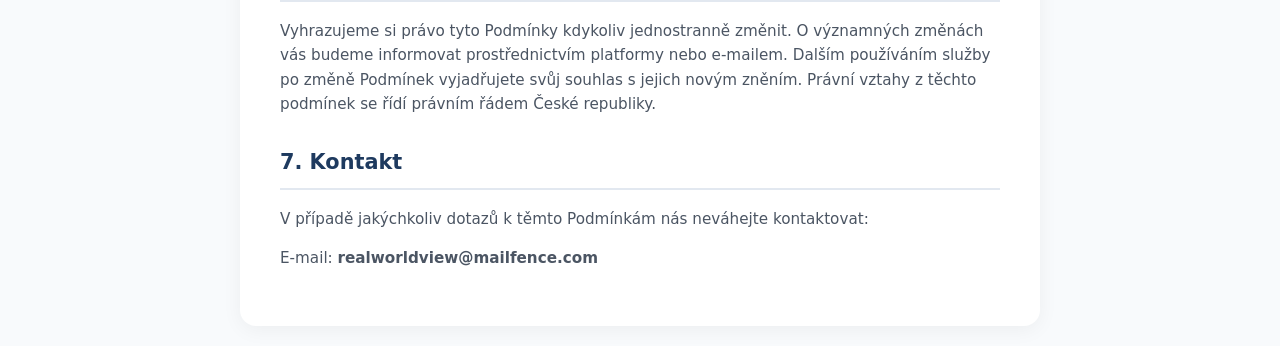
<file: terms.html>
<!DOCTYPE html>
<html lang="cs">
<head>
  <meta charset="UTF-8">
  <meta name="robots" content="noindex, nofollow">
  <meta name="viewport" content="width=device-width, initial-scale=1.0">
  <title>Podmínky služby - RealWorldView</title>
  <style>
    body { font-family: 'Segoe UI', system-ui, sans-serif; color: #1e3a5f; line-height: 1.6; padding: 20px; max-width: 800px; margin: 0 auto; background: #f8fafc; }
    h1 { color: #0a1628; font-size: 2rem; margin-bottom: 5px; }
    h2 { color: #1e3a5f; margin-top: 30px; font-size: 1.3rem; border-bottom: 2px solid #e2e8f0; padding-bottom: 8px; }
    p, li { font-size: 0.95rem; color: #4b5563; }
    .container { background: #fff; padding: 40px; border-radius: 16px; box-shadow: 0 4px 20px rgba(0,0,0,0.05); }
    .highlight { background: rgba(244, 63, 94, 0.1); padding: 15px; border-left: 4px solid #f43f5e; border-radius: 8px; margin: 20px 0; }
    .placeholder { background-color: #fef08a; padding: 2px 4px; border-radius: 4px; font-weight: bold; color: #854d0e; }
    @media (max-width: 600px) { body { padding: 10px; } .container { padding: 20px; } }
  </style>
</head>
<body>
  <div class="container">
    <h1>Podmínky služby</h1>
    <p><em>Platné a účinné od: 1. června 2026</em></p>
    
    <h2>1. Úvodní ustanovení a totožnost provozovatele</h2>
    <p>Tyto Podmínky služby (dále jen „Podmínky“) upravují práva a povinnosti při přístupu a používání platformy RealWorldView (dále jen „Platforma“).</p>
    <p>Provozovatelem Platformy je <strong><span class="placeholder">Eramid games s.r.o.</span></strong>, IČO: <strong><span class="placeholder">19928831</span></strong>, se sídlem <strong><span class="placeholder">Hrnčířská 352, Zdiměřice, 252 42 Jesenice</span></strong> (dále jen „Provozovatel“).</p>
    <p>Vytvořením účtu nebo používáním našich služeb s těmito Podmínkami výslovně a bez výhrad souhlasíte.</p>

    <h2>2. Účel služby a uživatelská data</h2>
    <p>RealWorldView je analytická a prediktivní platforma. Uživatelé mohou dobrovolně sdílet své názory prostřednictvím anket. Souhlasíte s tím, že veškerá data, predikce a odpovědi, které na platformě poskytnete, se stávají majetkem Provozovatele a mohou být (v anonymizované podobě) použity pro trénování našich algoritmů, komerční účely a vytváření agregovaných analytických výstupů pro třetí strany.</p>

    <h2>3. Uživatelské účty a virtuální body</h2>
    <p>Za účast v anketách mohou uživatelé získávat virtuální body. <strong>Tyto body nemají žádnou reálnou peněžní hodnotu</strong>, nelze je vymáhat právní cestou, směnit za peníze a neslouží jako platidlo mimo platformu RealWorldView. Provozovatel si vyhrazuje jednostranné právo kdykoliv změnit systém odměňování, snížit či zrušit hodnotu bodů nebo upravit možnosti jejich uplatnění (např. pro odemknutí prémiových funkcí).</p>

    <div class="highlight">
      <h2>4. Zřeknutí se odpovědnosti (DŮLEŽITÉ)</h2>
      <p><strong>Platforma RealWorldView neposkytuje finanční, investiční, daňové ani právní poradenství.</strong></p>
      <p>Veškeré historické údaje, budoucí projekce, tržní trendy, predikce cen komodit či akcií zobrazené na platformě RealWorldView slouží výhradně k informačním, výzkumným a vzdělávacím účelům. Jsou generovány na základě algoritmických modelů a názorů komunity ("Wisdom of the Crowds") a nelze je v žádném případě považovat za spolehlivý indikátor či záruku budoucího vývoje na finančních trzích.</p>
      <p>Provozovatel nenese absolutně žádnou odpovědnost za jakékoliv finanční ztráty, ušlý zisk, poškození majetku nebo jiné škody vzniklé přímo či nepřímo na základě rozhodnutí učiněných s využitím dat a informací z této platformy. Každé investiční rozhodnutí činíte na vlastní riziko a doporučujeme ho konzultovat s certifikovaným finančním poradcem.</p>
    </div>

    <h2>5. Omezení záruk a dostupnost služby</h2>
    <p>Služba je poskytována ve stavu "tak, jak je" (as is). Provozovatel nezaručuje, že platforma bude bezchybná, neustále dostupná, nebo že poskytovaná data a predikce jsou 100% přesné a úplné. Data jsou čerpána z veřejných a externích API (např. Eurostat, Světová banka, WHO) a negarantujeme jejich včasnost či správnost. Provozovatel nenese odpovědnost za výpadky serverů či sítě (např. GitHub Pages, Cloudflare, Firebase).</p>

    <h2>6. Závěrečná ustanovení</h2>
    <p>Vyhrazujeme si právo tyto Podmínky kdykoliv jednostranně změnit. O významných změnách vás budeme informovat prostřednictvím platformy nebo e-mailem. Dalším používáním služby po změně Podmínek vyjadřujete svůj souhlas s jejich novým zněním. Právní vztahy z těchto podmínek se řídí právním řádem České republiky.</p>

    <h2>7. Kontakt</h2>
    <p>V případě jakýchkoliv dotazů k těmto Podmínkám nás neváhejte kontaktovat:</p>
    <p>
      E-mail: <strong>realworldview@mailfence.com</strong><br>
    </p>
  </div>
</body>
</html>
</file>
